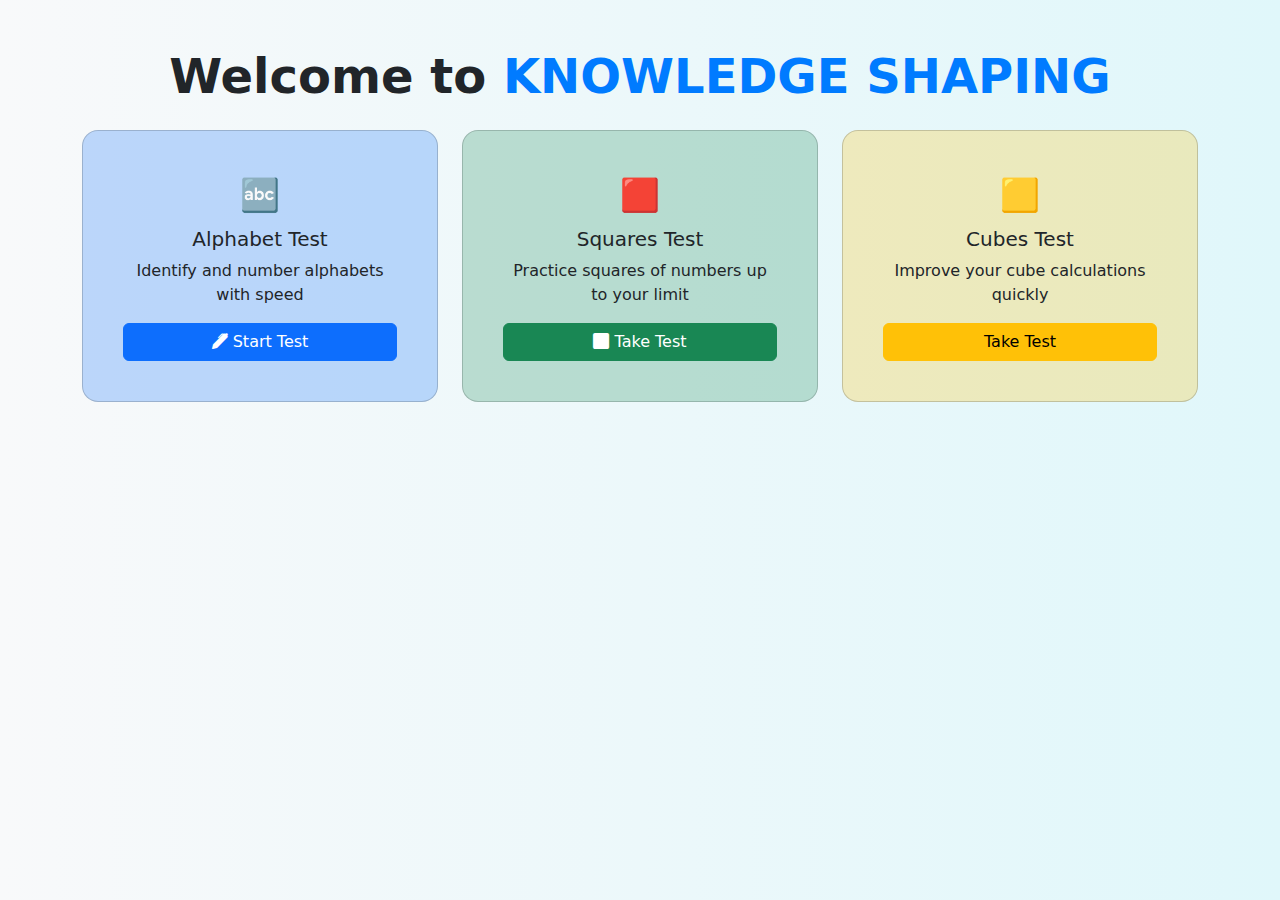
<file: templates/index.html>
<!DOCTYPE html>
<html lang="en">
<head>
  <meta charset="UTF-8">
  <title>Knowledge Shaping</title>
  <meta name="viewport" content="width=device-width, initial-scale=1">
  <!-- Bootstrap CSS -->
  <link href="https://cdn.jsdelivr.net/npm/bootstrap@5.3.0/dist/css/bootstrap.min.css" rel="stylesheet">
  <!-- Bootstrap Icons -->
  <link href="https://cdn.jsdelivr.net/npm/bootstrap-icons@1.10.5/font/bootstrap-icons.css" rel="stylesheet">
  <style>
    body {
      background: linear-gradient(to right, #f8f9fa, #e0f7fa);
      animation: fadeIn 0.6s ease-in-out;
    }

    @keyframes fadeIn {
      from { opacity: 0; transform: translateY(20px); }
      to { opacity: 1; transform: translateY(0); }
    }

    .test-card {
      transition: transform 0.3s ease, box-shadow 0.3s ease;
      border-radius: 1rem;
    }

    .test-card:hover {
      transform: translateY(-5px);
      box-shadow: 0 8px 16px rgba(0, 0, 0, 0.2);
    }

    .emoji {
      font-size: 2rem;
    }

    h1 span {
      color: #007bff;
    }
  </style>
</head>
<body class="text-center">

  <div class="container mt-5">
    <h1 class="mb-4 display-5 fw-bold">
      Welcome to <span>KNOWLEDGE SHAPING</span>
    </h1>

    <div class="row g-4 justify-content-center">
      <!-- Alphabet Test -->
      <div class="col-md-4">
        <div class="card test-card bg-primary bg-opacity-25 p-4">
          <div class="card-body">
            <div class="emoji mb-2">🔤</div>
            <h5 class="card-title">Alphabet Test</h5>
            <p class="card-text">Identify and number alphabets with speed</p>
            <a href="/alphabet" class="btn btn-primary w-100"><i class="bi bi-pen-fill"></i> Start Test</a>
          </div>
        </div>
      </div>

      <!-- Squares Test -->
      <div class="col-md-4">
        <div class="card test-card bg-success bg-opacity-25 p-4">
          <div class="card-body">
            <div class="emoji mb-2">🟥</div>
            <h5 class="card-title">Squares Test</h5>
            <p class="card-text">Practice squares of numbers up to your limit</p>
            <a href="/squares" class="btn btn-success w-100"><i class="bi bi-square-fill"></i> Take Test</a>
          </div>
        </div>
      </div>

      <!-- Cubes Test -->
      <div class="col-md-4">
        <div class="card test-card bg-warning bg-opacity-25 p-4">
          <div class="card-body">
            <div class="emoji mb-2">🟨</div>
            <h5 class="card-title">Cubes Test</h5>
            <p class="card-text">Improve your cube calculations quickly</p>
            <a href="/cubes" class="btn btn-warning w-100"><i class="bi bi-cube-fill"></i> Take Test</a>
          </div>
        </div>
      </div>
    </div>
  </div>

</body>
</html>
</file>
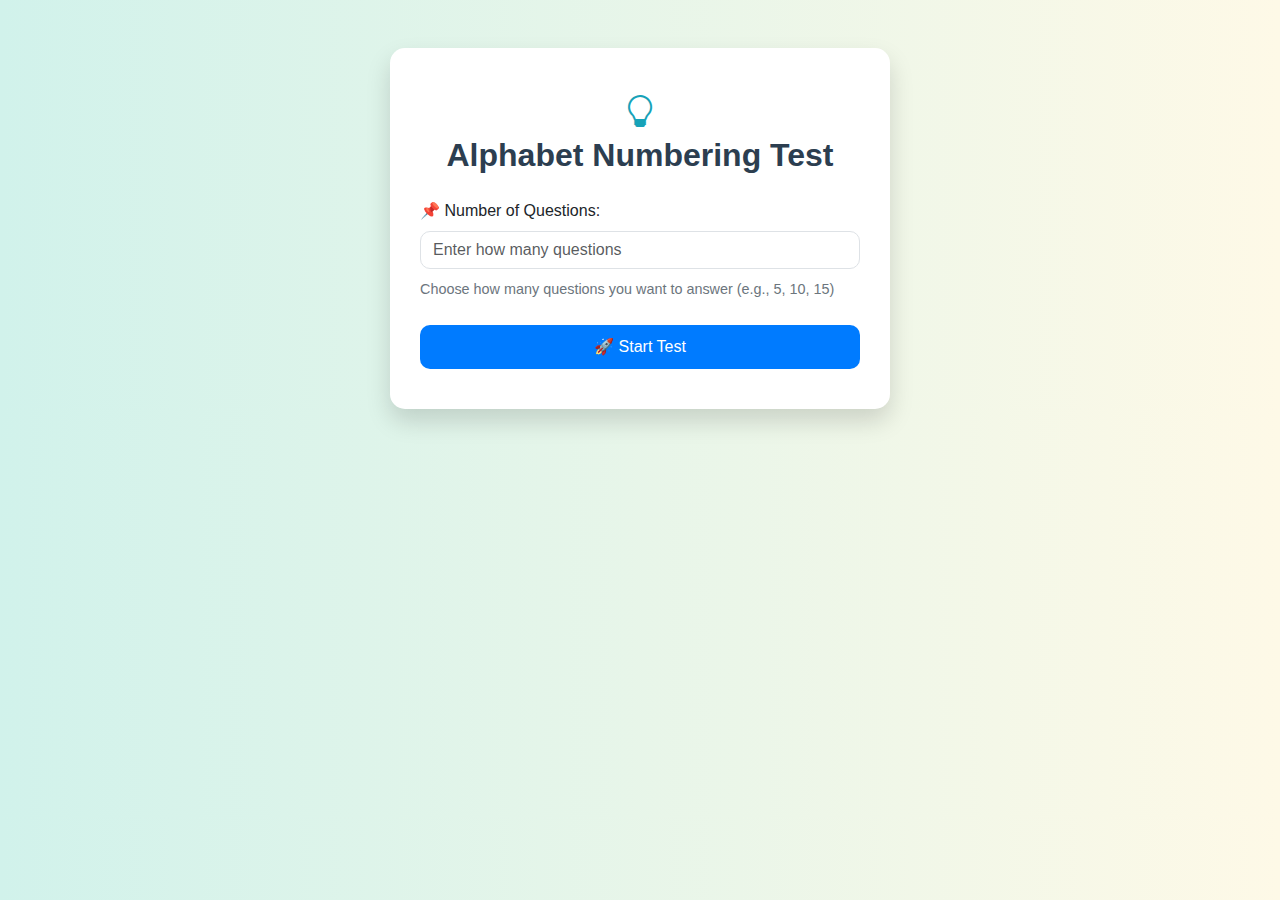
<file: templates/alphabet_start.html>
<!DOCTYPE html>
<html lang="en">
<head>
  <meta charset="UTF-8">
  <title>Start Alphabet Numbering Test</title>
  <meta name="viewport" content="width=device-width, initial-scale=1">

  <!-- Bootstrap CSS -->
  <link href="https://cdn.jsdelivr.net/npm/bootstrap@5.3.0/dist/css/bootstrap.min.css" rel="stylesheet">

  <!-- Bootstrap Icons (Optional) -->
  <link rel="stylesheet" href="https://cdn.jsdelivr.net/npm/bootstrap-icons@1.10.5/font/bootstrap-icons.css">

  <style>
    body {
      background: linear-gradient(to right, #d1f2eb, #fef9e7);
      font-family: 'Segoe UI', sans-serif;
    }

    .form-card {
      background: #fff;
      padding: 40px 30px;
      border-radius: 15px;
      box-shadow: 0 12px 24px rgba(0, 0, 0, 0.15);
      animation: fadeInUp 0.5s ease-in-out;
      max-width: 500px;
      margin: auto;
    }

    h2 {
      font-weight: 600;
      color: #2c3e50;
      margin-bottom: 25px;
    }

    .form-control {
      border-radius: 10px;
    }

    .btn-primary {
      background-color: #007bff;
      border: none;
      border-radius: 10px;
      padding: 10px 0;
      font-weight: 500;
    }

    .btn-primary:hover {
      background-color: #0056b3;
    }

    @keyframes fadeInUp {
      from {
        opacity: 0;
        transform: translateY(30px);
      }
      to {
        opacity: 1;
        transform: translateY(0);
      }
    }

    .icon {
      font-size: 2rem;
      color: #17a2b8;
    }

    .info-text {
      font-size: 0.9rem;
      color: #6c757d;
      margin-top: 10px;
    }
  </style>
</head>
<body>
  <div class="container mt-5">
    <div class="form-card text-center">
      <i class="bi bi-lightbulb icon"></i>
      <h2>Alphabet Numbering Test</h2>
      <form method="post">
        <div class="mb-4 text-start">
          <label for="marks" class="form-label">📌 Number of Questions:</label>
          <input type="number" name="marks" id="marks" class="form-control" placeholder="Enter how many questions" min="1" required>
          <div class="info-text">Choose how many questions you want to answer (e.g., 5, 10, 15)</div>
        </div>
        <button type="submit" class="btn btn-primary w-100">🚀 Start Test</button>
      </form>
    </div>
  </div>

  <!-- Bootstrap JS Bundle (Optional for interactivity like tooltips) -->
  <script src="https://cdn.jsdelivr.net/npm/bootstrap@5.3.0/dist/js/bootstrap.bundle.min.js"></script>
</body>
</html>
</file>
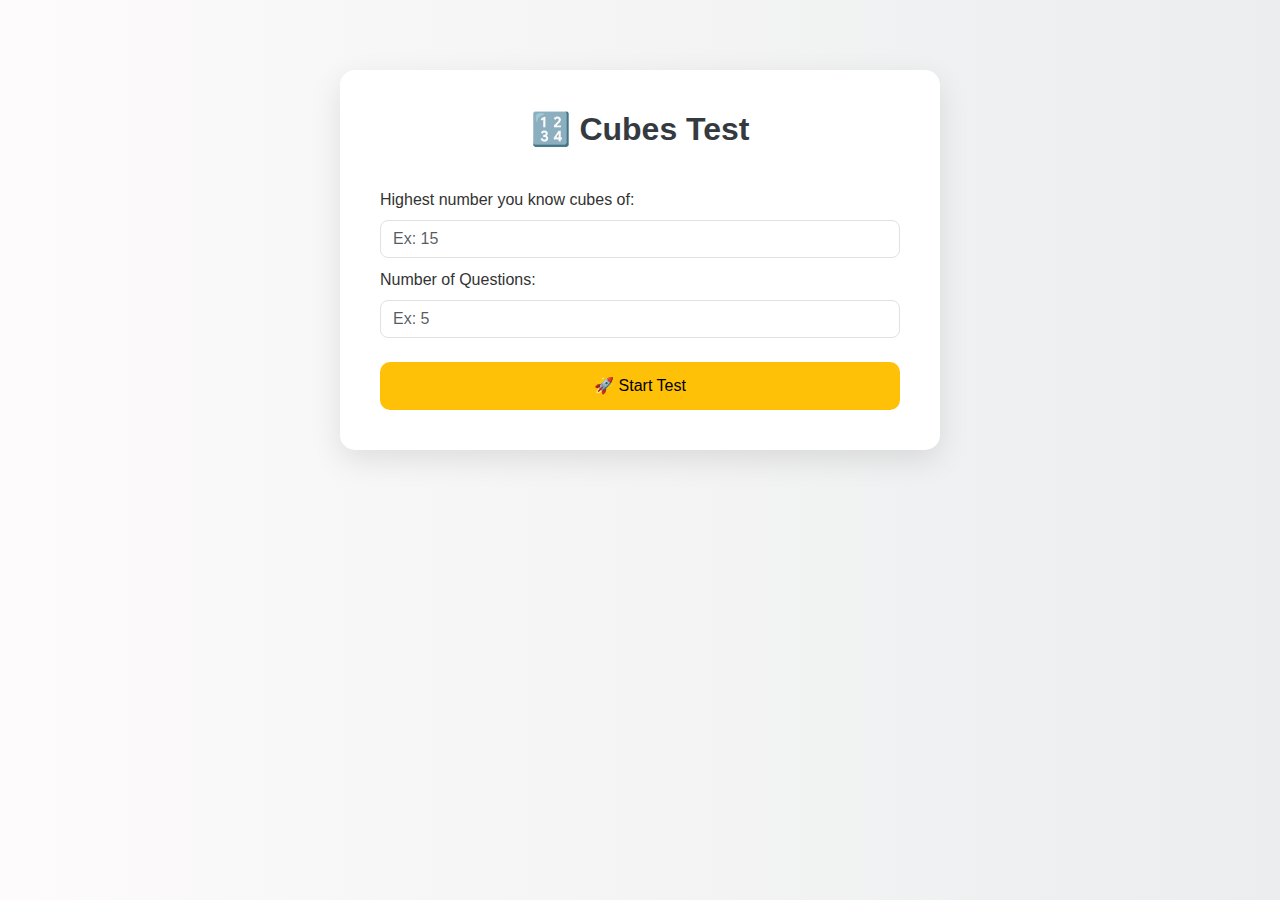
<file: templates/cubes_start.html>
<!DOCTYPE html>
<html lang="en">
<head>
  <meta charset="UTF-8">
  <title>Cubes Test</title>
  <meta name="viewport" content="width=device-width, initial-scale=1">

  <!-- Bootstrap 5 CDN -->
  <link href="https://cdn.jsdelivr.net/npm/bootstrap@5.3.0/dist/css/bootstrap.min.css" rel="stylesheet">

  <style>
    body {
      background: linear-gradient(to right, #fdfbfb, #ebedee);
      font-family: 'Segoe UI', sans-serif;
    }

    .form-box {
      background-color: #ffffff;
      padding: 40px;
      border-radius: 15px;
      box-shadow: 0 10px 30px rgba(0, 0, 0, 0.1);
      max-width: 600px;
      margin: 70px auto;
      animation: fadeIn 0.5s ease;
    }

    .form-box h2 {
      font-weight: bold;
      text-align: center;
      margin-bottom: 30px;
      color: #343a40;
    }

    .form-label {
      font-weight: 500;
      margin-top: 10px;
      color: #333;
    }

    .form-control {
      border-radius: 8px;
      font-size: 16px;
    }

    .form-control:focus {
      border-color: #ffc107;
      box-shadow: 0 0 0 0.2rem rgba(255, 193, 7, 0.25);
    }

    .btn-warning {
      background-color: #ffc107;
      border: none;
      width: 100%;
      padding: 12px;
      font-size: 16px;
      border-radius: 10px;
      transition: background-color 0.3s;
    }

    .btn-warning:hover {
      background-color: #e0a800;
    }

    @keyframes fadeIn {
      from { opacity: 0; transform: translateY(20px); }
      to   { opacity: 1; transform: translateY(0); }
    }
  </style>
</head>
<body>

  <form method="post" class="form-box">
    <h2>🔢 Cubes Test</h2>

    <label for="ks" class="form-label">Highest number you know cubes of:</label>
    <input type="number" name="ks" id="ks" class="form-control" placeholder="Ex: 15" required>

    <label for="marks" class="form-label">Number of Questions:</label>
    <input type="number" name="marks" id="marks" class="form-control" placeholder="Ex: 5" required>

    <button type="submit" class="btn btn-warning mt-4">🚀 Start Test</button>
  </form>

</body>
</html>
</file>
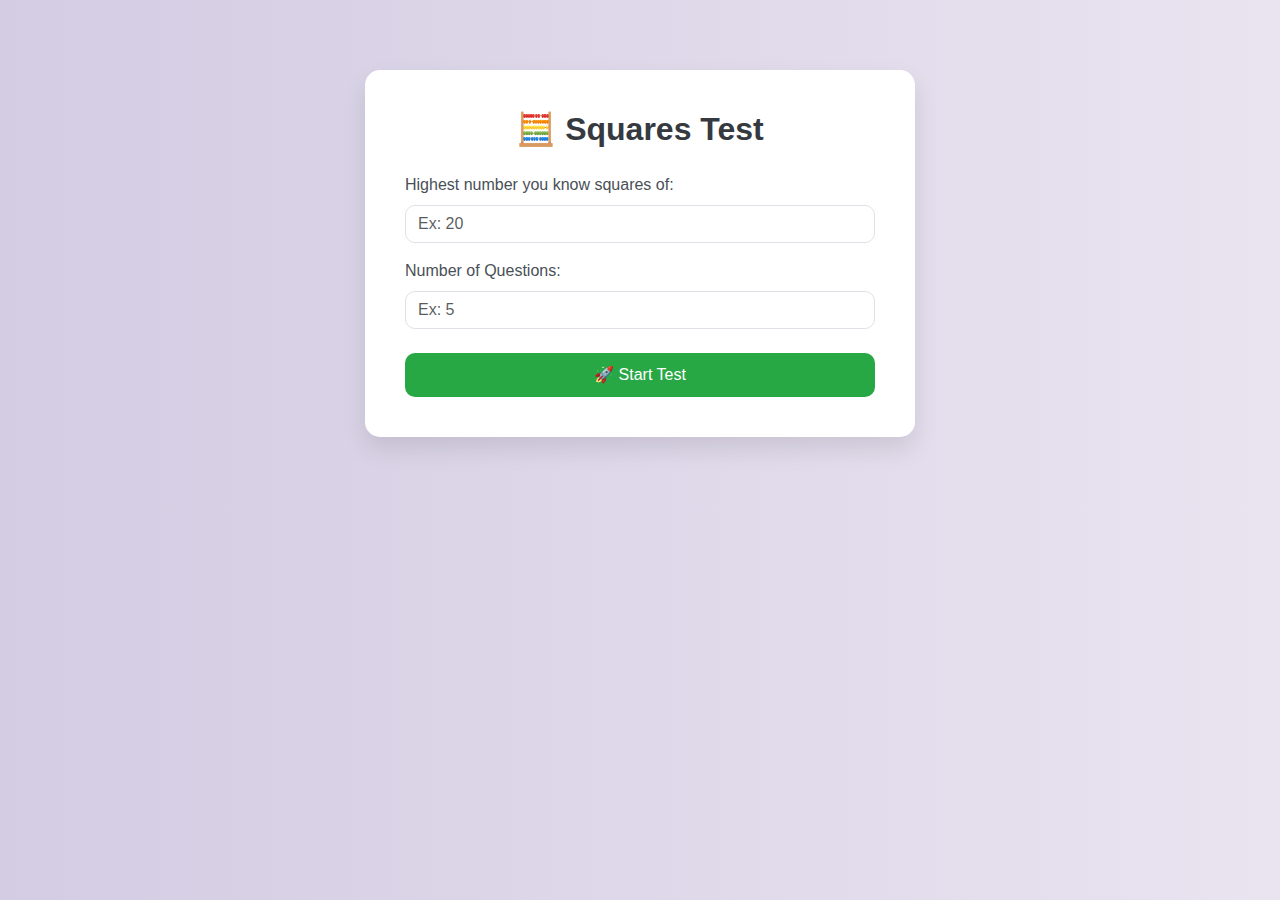
<file: templates/squares_start.html>
<!DOCTYPE html>
<html lang="en">
<head>
  <meta charset="UTF-8">
  <title>Start Squares Test</title>
  <meta name="viewport" content="width=device-width, initial-scale=1">

  <!-- Bootstrap CDN -->
  <link href="https://cdn.jsdelivr.net/npm/bootstrap@5.3.0/dist/css/bootstrap.min.css" rel="stylesheet">

  <style>
    body {
      background: linear-gradient(to right, #d3cce3, #e9e4f0);
      font-family: 'Segoe UI', sans-serif;
    }

    .form-card {
      background-color: #ffffff;
      border-radius: 15px;
      padding: 40px;
      box-shadow: 0 12px 25px rgba(0, 0, 0, 0.1);
      max-width: 550px;
      margin: 70px auto;
      animation: fadeIn 0.5s ease-in-out;
    }

    .form-card h2 {
      font-weight: 600;
      color: #343a40;
      margin-bottom: 25px;
      text-align: center;
    }

    .form-label {
      font-size: 16px;
      font-weight: 500;
      color: #495057;
    }

    .form-control {
      border-radius: 10px;
      font-size: 16px;
    }

    .form-control:focus {
      border-color: #6f42c1;
      box-shadow: 0 0 0 0.2rem rgba(111, 66, 193, 0.25);
    }

    .btn-success {
      background-color: #28a745;
      border: none;
      padding: 10px 24px;
      font-size: 16px;
      border-radius: 10px;
      width: 100%;
      transition: all 0.3s ease;
    }

    .btn-success:hover {
      background-color: #218838;
    }

    @keyframes fadeIn {
      from { opacity: 0; transform: translateY(20px); }
      to   { opacity: 1; transform: translateY(0); }
    }
  </style>
</head>
<body>

  <form method="post" class="form-card">
    <h2>🧮 Squares Test</h2>

    <div class="mb-3">
      <label for="ks" class="form-label">Highest number you know squares of:</label>
      <input type="number" name="ks" id="ks" class="form-control" placeholder="Ex: 20" required>
    </div>

    <div class="mb-4">
      <label for="marks" class="form-label">Number of Questions:</label>
      <input type="number" name="marks" id="marks" class="form-control" placeholder="Ex: 5" required>
    </div>

    <button type="submit" class="btn btn-success">🚀 Start Test</button>
  </form>

</body>
</html>
</file>
